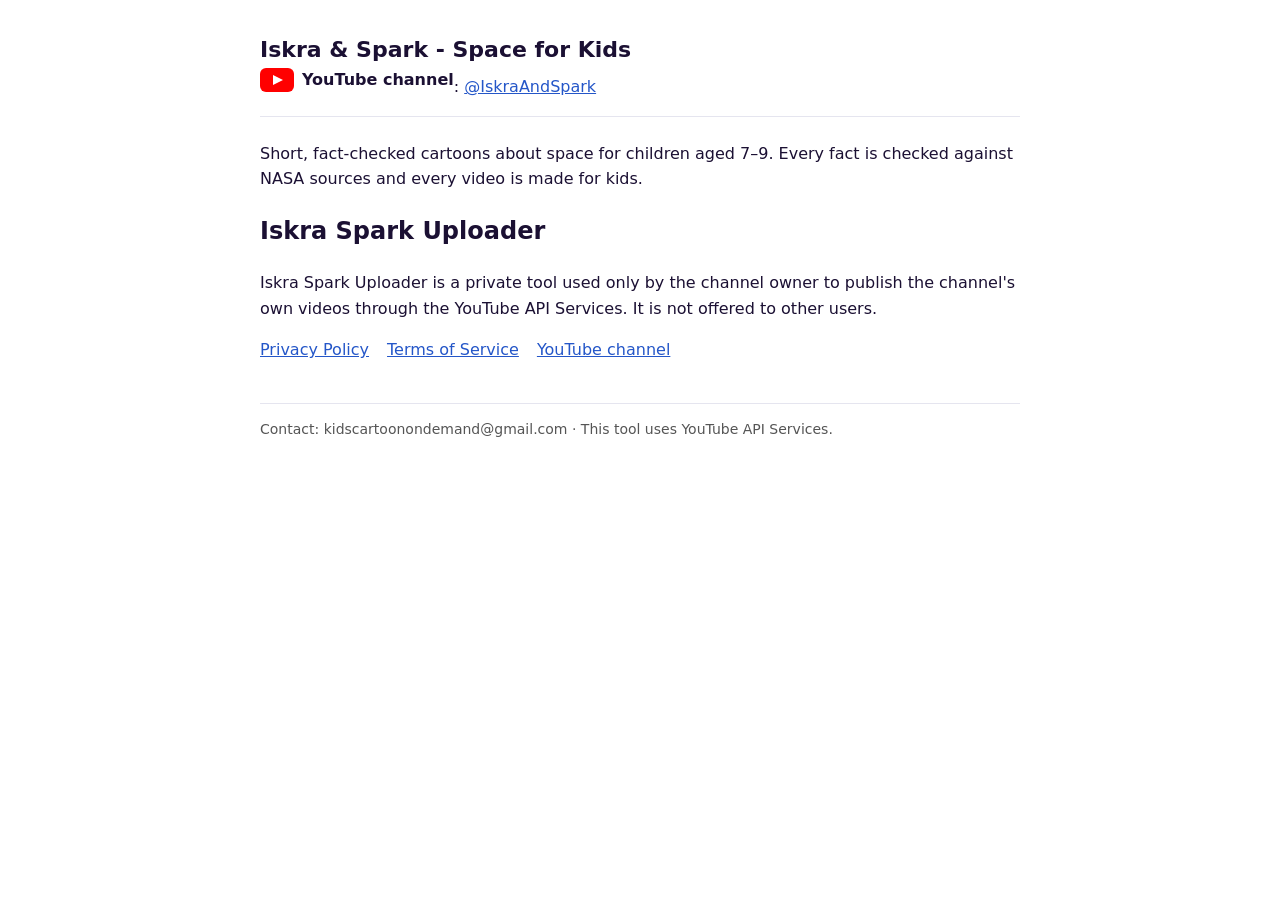
<file: index.html>
<!doctype html>
<html lang="en"><head><meta charset="utf-8"><meta name="viewport" content="width=device-width, initial-scale=1">
<title>Iskra &amp; Spark - Space for Kids</title><link rel="stylesheet" href="style.css"></head>
<body>
<header><div><strong style="font-size:22px">Iskra &amp; Spark - Space for Kids</strong><br><span class="yt"><svg viewBox="0 0 34 24" aria-hidden="true"><rect width="34" height="24" rx="6" fill="#FF0000"/><path d="M13 7l10 5-10 5z" fill="#fff"/></svg>YouTube channel</span>: <a href="https://www.youtube.com/@IskraAndSpark">@IskraAndSpark</a></div></header>
<p>Short, fact-checked cartoons about space for children aged 7–9. Every fact is checked against NASA sources and every video is made for kids.</p>
<h2>Iskra Spark Uploader</h2>
<p>Iskra Spark Uploader is a private tool used only by the channel owner to publish the channel's own videos through the YouTube API Services. It is not offered to other users.</p>
<nav><a href="privacy.html">Privacy Policy</a><a href="terms.html">Terms of Service</a><a href="https://www.youtube.com/@IskraAndSpark">YouTube channel</a></nav>
<footer>Contact: kidscartoonondemand@gmail.com · This tool uses YouTube API Services.</footer>
</body></html>
</file>
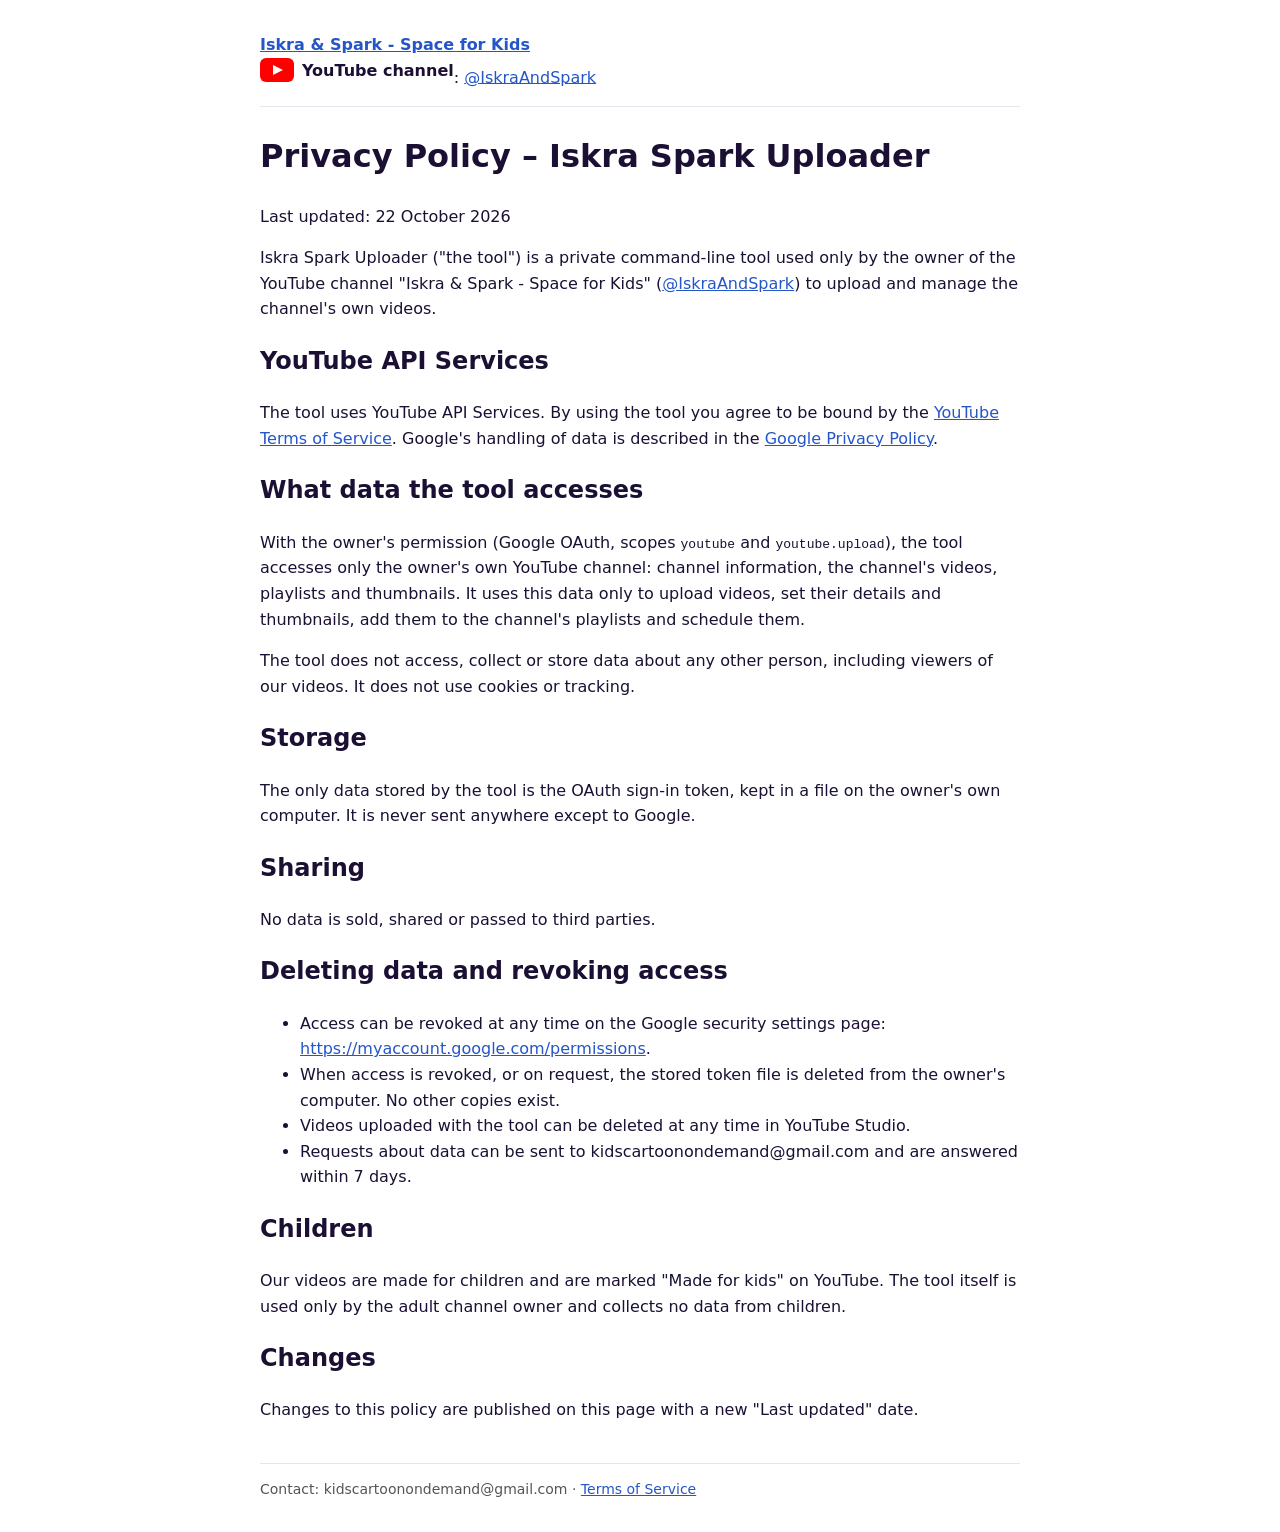
<file: privacy.html>
<!doctype html>
<html lang="en"><head><meta charset="utf-8"><meta name="viewport" content="width=device-width, initial-scale=1">
<title>Privacy Policy – Iskra Spark Uploader</title><link rel="stylesheet" href="style.css"></head>
<body>
<header><div><a href="index.html"><strong>Iskra &amp; Spark - Space for Kids</strong></a><br><span class="yt"><svg viewBox="0 0 34 24" aria-hidden="true"><rect width="34" height="24" rx="6" fill="#FF0000"/><path d="M13 7l10 5-10 5z" fill="#fff"/></svg>YouTube channel</span>: <a href="https://www.youtube.com/@IskraAndSpark">@IskraAndSpark</a></div></header>
<h1>Privacy Policy – Iskra Spark Uploader</h1>
<p>Last updated: 22 October 2026</p>
<p>Iskra Spark Uploader ("the tool") is a private command-line tool used only by the owner of the YouTube channel "Iskra &amp; Spark - Space for Kids" (<a href="https://www.youtube.com/@IskraAndSpark">@IskraAndSpark</a>) to upload and manage the channel's own videos.</p>
<h2>YouTube API Services</h2>
<p>The tool uses YouTube API Services. By using the tool you agree to be bound by the <a href="https://www.youtube.com/t/terms">YouTube Terms of Service</a>. Google's handling of data is described in the <a href="https://policies.google.com/privacy">Google Privacy Policy</a>.</p>
<h2>What data the tool accesses</h2>
<p>With the owner's permission (Google OAuth, scopes <code>youtube</code> and <code>youtube.upload</code>), the tool accesses only the owner's own YouTube channel: channel information, the channel's videos, playlists and thumbnails. It uses this data only to upload videos, set their details and thumbnails, add them to the channel's playlists and schedule them.</p>
<p>The tool does not access, collect or store data about any other person, including viewers of our videos. It does not use cookies or tracking.</p>
<h2>Storage</h2>
<p>The only data stored by the tool is the OAuth sign-in token, kept in a file on the owner's own computer. It is never sent anywhere except to Google.</p>
<h2>Sharing</h2>
<p>No data is sold, shared or passed to third parties.</p>
<h2>Deleting data and revoking access</h2>
<ul>
<li>Access can be revoked at any time on the Google security settings page: <a href="https://myaccount.google.com/permissions">https://myaccount.google.com/permissions</a>.</li>
<li>When access is revoked, or on request, the stored token file is deleted from the owner's computer. No other copies exist.</li>
<li>Videos uploaded with the tool can be deleted at any time in YouTube Studio.</li>
<li>Requests about data can be sent to kidscartoonondemand@gmail.com and are answered within 7 days.</li>
</ul>
<h2>Children</h2>
<p>Our videos are made for children and are marked "Made for kids" on YouTube. The tool itself is used only by the adult channel owner and collects no data from children.</p>
<h2>Changes</h2>
<p>Changes to this policy are published on this page with a new "Last updated" date.</p>
<footer>Contact: kidscartoonondemand@gmail.com · <a href="terms.html">Terms of Service</a></footer>
</body></html>
</file>
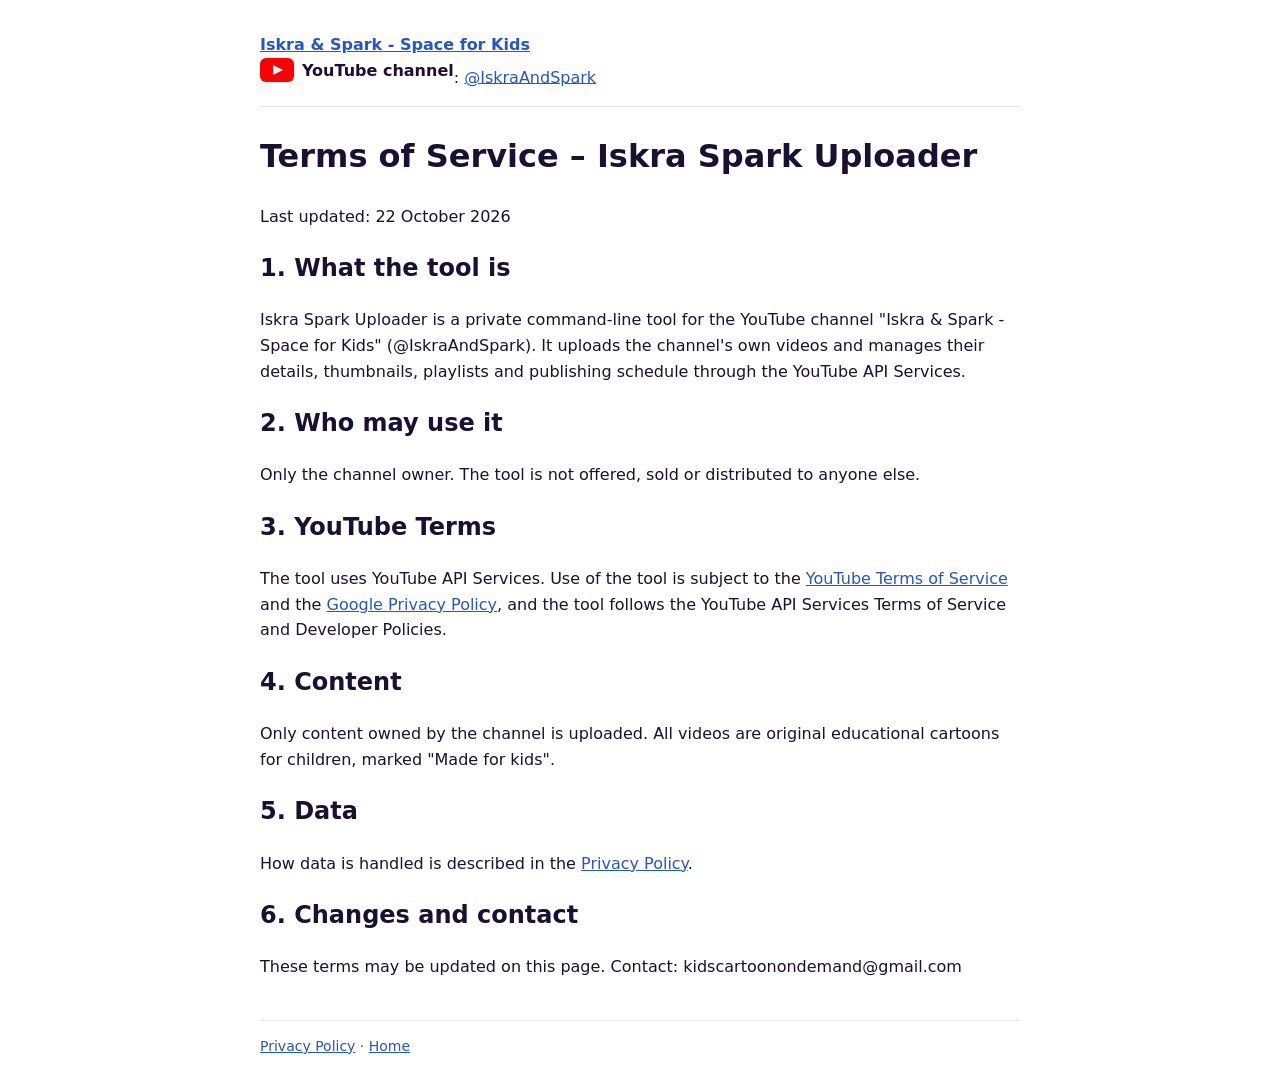
<file: terms.html>
<!doctype html>
<html lang="en"><head><meta charset="utf-8"><meta name="viewport" content="width=device-width, initial-scale=1">
<title>Terms of Service – Iskra Spark Uploader</title><link rel="stylesheet" href="style.css"></head>
<body>
<header><div><a href="index.html"><strong>Iskra &amp; Spark - Space for Kids</strong></a><br><span class="yt"><svg viewBox="0 0 34 24" aria-hidden="true"><rect width="34" height="24" rx="6" fill="#FF0000"/><path d="M13 7l10 5-10 5z" fill="#fff"/></svg>YouTube channel</span>: <a href="https://www.youtube.com/@IskraAndSpark">@IskraAndSpark</a></div></header>
<h1>Terms of Service – Iskra Spark Uploader</h1>
<p>Last updated: 22 October 2026</p>
<h2>1. What the tool is</h2>
<p>Iskra Spark Uploader is a private command-line tool for the YouTube channel "Iskra &amp; Spark - Space for Kids" (@IskraAndSpark). It uploads the channel's own videos and manages their details, thumbnails, playlists and publishing schedule through the YouTube API Services.</p>
<h2>2. Who may use it</h2>
<p>Only the channel owner. The tool is not offered, sold or distributed to anyone else.</p>
<h2>3. YouTube Terms</h2>
<p>The tool uses YouTube API Services. Use of the tool is subject to the <a href="https://www.youtube.com/t/terms">YouTube Terms of Service</a> and the <a href="https://policies.google.com/privacy">Google Privacy Policy</a>, and the tool follows the YouTube API Services Terms of Service and Developer Policies.</p>
<h2>4. Content</h2>
<p>Only content owned by the channel is uploaded. All videos are original educational cartoons for children, marked "Made for kids".</p>
<h2>5. Data</h2>
<p>How data is handled is described in the <a href="privacy.html">Privacy Policy</a>.</p>
<h2>6. Changes and contact</h2>
<p>These terms may be updated on this page. Contact: kidscartoonondemand@gmail.com</p>
<footer><a href="privacy.html">Privacy Policy</a> · <a href="index.html">Home</a></footer>
</body></html>
</file>
<file: style.css>
body{font-family:system-ui,-apple-system,sans-serif;max-width:760px;margin:0 auto;padding:32px 16px;line-height:1.6;color:#1b1033;background:#fff}
a{color:#2456c8}
header{display:flex;align-items:center;gap:14px;border-bottom:1px solid #e5e5ef;padding-bottom:16px;margin-bottom:24px}
.yt{display:inline-flex;align-items:center;gap:8px;font-weight:700}
.yt svg{width:34px;height:24px}
nav a{margin-right:18px}
footer{margin-top:40px;border-top:1px solid #e5e5ef;padding-top:14px;font-size:14px;color:#555}
</file>
